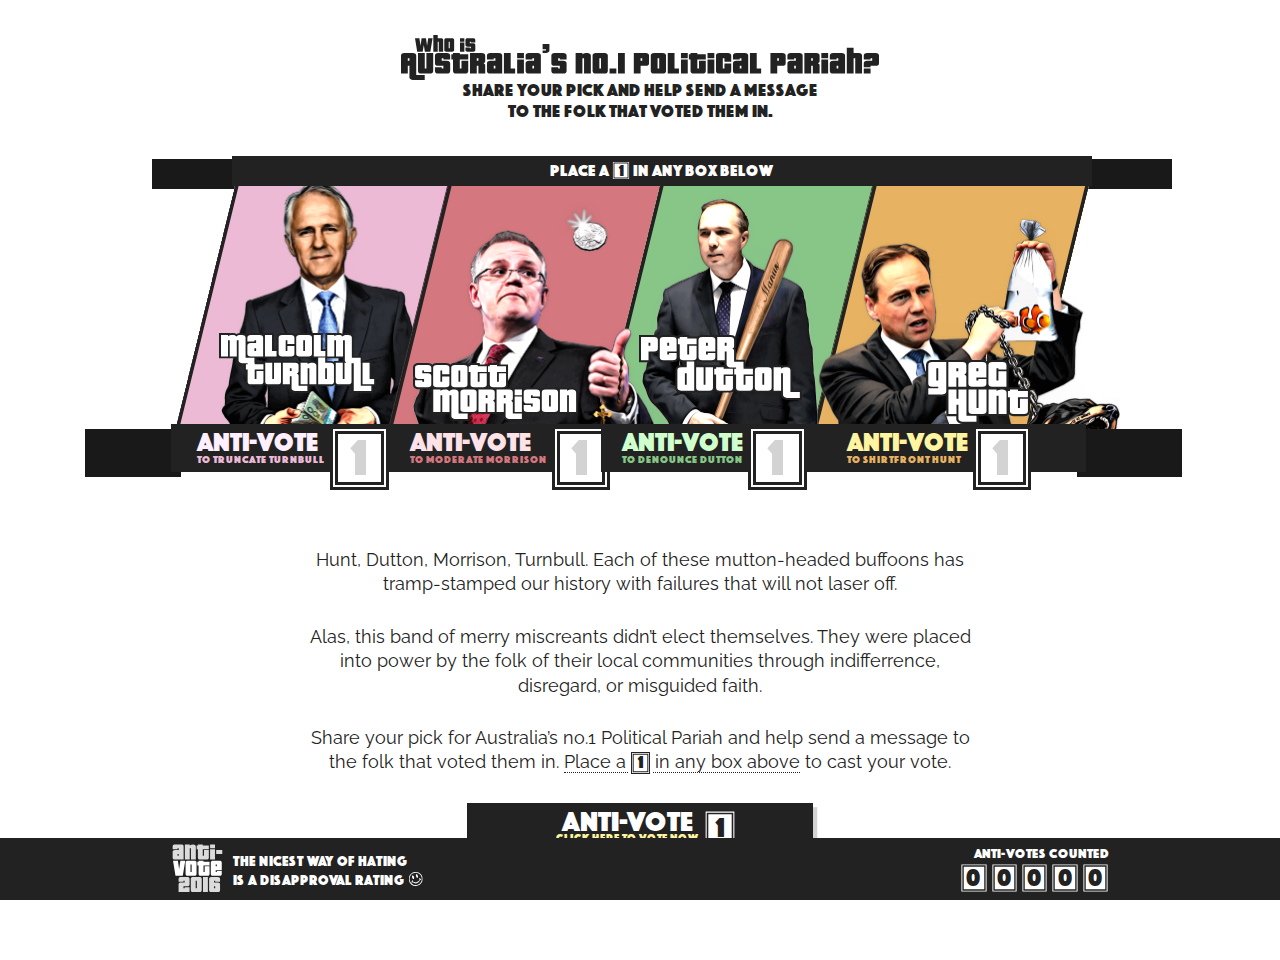
<file: index.html>
<!DOCTYPE html>
<html>


  <head>

    <meta charset="utf-8">
    <meta name="viewport" content="width=device-width, initial-scale=1">


    <title>Who is Australia's No.1 Political Pariah?</title>
    <meta name="description" content="Share your pick and help send a message to the folk that voted them in.">
    <meta name="keywords" content="auspol, australia">

    <meta name="apple-mobile-web-app-capable" content="yes">
    <meta name="apple-mobile-web-app-title" content="Anti-Vote 2016">
    <meta name="apple-mobile-web-app-status-bar-style" content="black-translucent">

    <meta name="mobile-web-app-capable" content="yes">
    <meta name="theme-color" content="#222222">


    <link rel="icon" href="assets/images/favicons/favicon-64x64.png">
    <!--[if IE]> <link rel="shortcut icon" href="favicon.ico"> <![endif]-->


    <meta property="og:site_name" content="Who is Australia's No.1 Political Pariah?">
    <meta property="og:title" content="Who is Australia's No.1 Political Pariah?">
    <meta property="og:description" content="Know anyone who'd like to truncate Turnbull? Share your pick for Australia's no.1 political pariah and help send a message to the folk who voted them in.">
    <meta property="og:image" content="https://antivote.github.io/assets/images/share/turnbull.png">
    <meta property="og:image" content="https://antivote.github.io/assets/images/share/dutton-hunt.png">
    <meta property="og:image" content="https://antivote.github.io/assets/images/share/turnbull-morrison.png">
    <meta property="og:type" content="website">
    <meta property="og:url" content="https://antivote.github.io/">
    

    <meta name="twitter:card" content="summary_large_image">
    <meta name="twitter:site" content="https://antivote.github.io/">


    <link rel="stylesheet" href="assets/css/styles.min.css?v=1.1">


    <script>
      (function(i,s,o,g,r,a,m){i['GoogleAnalyticsObject']=r;i[r]=i[r]||function(){
      (i[r].q=i[r].q||[]).push(arguments)},i[r].l=1*new Date();a=s.createElement(o),
      m=s.getElementsByTagName(o)[0];a.async=1;a.src=g;m.parentNode.insertBefore(a,m)
      })(window,document,'script','https://www.google-analytics.com/analytics.js','ga');

      ga('create', 'UA-79839222-1', 'auto');
      ga('send', 'pageview');
    </script>

  </head>




  <body>

    <!-- Routes -->
    <div id="wtf"></div>
    <div id="truncate-turnbull"></div>
    <div id="moderate-morrison"></div>
    <div id="denounce-dutton"></div>
    <div id="hate-on-hunt"></div>

    <header class="header">
      <img class="header-headline" alt="Who is Australia's No.1 Political Pariah?" src="assets/images/antivote-headline.svg">
      <span class="sub">Share your pick and help send a message<br>
      to the folk that voted them in.</span>
    </header>

    <main class="main">

      <aside class="instructions">
        <h3>Place a <span class="number">1</span> in any box below</h3>
      </aside>

      <ul id="profile-list" class="profile-list">

        <!-- Turnbull -->
        <li>
          <a href="#truncate-turnbull" data-share="truncate-turnbull/" data-title="Turnbull" class="profile profile-turnbull">
            
            <img class="profile-image" src="assets/images/turnbull.png" srcset="assets/images/turnbull-sml.png 385w, assets/images/turnbull.png 770w">

            <h2 class="profile-name">
              <img alt="Malcolm Turnbull" src="assets/images/turnbull.svg">
              <span class="profile-location">Sydney's <br>Eastern Suburbs</span>
            </h2>

            <div class="profile-footer">
              <h3>Anti-Vote <sub>to truncate Turnbull</sub></h3>
              <span class="number">1</span>
            </div>
          </a>
        </li>

        <!-- Morrison -->
        <li>
          <a href="#moderate-morrison" data-share="moderate-morrison/" data-title="Morrison" class="profile profile-morrison">
            
            <img class="profile-image" src="assets/images/morrison.png" srcset="assets/images/morrison-sml.png 483w, assets/images/morrison.png 966w">

            <h2 class="profile-name">
              <img alt="Scott Morrison" src="assets/images/morrison.svg">
              <span class="profile-location">Sydney's South-East</span>
            </h2>

            <div class="profile-footer">
              <h3>Anti-Vote <sub>to moderate Morrison</sub></h3>
              <span class="number">1</span>
            </div>
          </a>
        </li>

        <!-- Dutton -->
        <li>
          <a href="#denounce-dutton" data-share="denounce-dutton/" data-title="Dutton" class="profile profile-dutton">
            
            <img class="profile-image" src="assets/images/dutton.png" srcset="assets/images/dutton-sml.png 352w, assets/images/dutton.png 704w">

            <h2 class="profile-name">
              <img alt="Peter Dutton" src="assets/images/dutton.svg">
              <span class="profile-location">Brisbane's North</span>
            </h2>

            <div class="profile-footer">
              <h3>Anti-Vote <sub>to denounce Dutton</sub></h3>
              <span class="number">1</span>
            </div>
          </a>
        </li>

        <!-- Hunt -->
        <li>
          <a href="#hate-on-hunt" data-share="hate-on-hunt/" data-title="Hunt" class="profile profile-hunt">
            
            <img class="profile-image" src="assets/images/hunt.png" srcset="assets/images/hunt-sml.png 603w, assets/images/hunt.png 1206w">

            <h2 class="profile-name">
              <img alt="Greg Hunt" src="assets/images/hunt.svg">
              <span class="profile-location">Melbourne's Rural South-East</span>
            </h2>

            <div class="profile-footer">
              <h3>Anti-Vote <sub>to shirtfront Hunt</sub></h3>
              <span class="number">1</span>
            </div>
          </a>
        </li>

      </ul>


      <div class="info container">

        <p>Hunt, Dutton, Morrison, Turnbull. Each of these mutton-headed buffoons has tramp-stamped our history with failures that will not laser off.</p>

        <p>Alas, this band of merry miscreants didn’t elect themselves. They were placed into power by the folk of their local communities through indifferrence, disregard, or misguided faith.</p>


        <p>Share your pick for Australia’s no.1 Political Pariah and help send a message to the folk that voted them in. <u>Place a <span class="number">1</span> in any box above</u> to cast your vote.</p>

      </div>

      <div class="button-container">
        <a href="#" class="button button-vote">
          <h3>Anti-Vote <sub>Click here to vote now</sub></h3>
          <span class="number">1</span>
        </a>
      </div>

    </main>

    <footer class="footer overlay-all">
      <div class="container">
        
        <div class="footer-left">
          <img alt="Anti-Vote 2016" class="footer-logo" src="assets/images/antivote.svg">
          <h2>The nicest way of hating<br>
          is a disapproval rating <img alt=":)" src="assets/images/smiley.svg"></h2>
        </div>

        <div class="footer-right">
          <h3>Anti-Votes Counted</h3>
          <ul class="footer-count">
            <li class="number">0</li>
            <li class="number">0</li>
            <li class="number">0</li>
            <li class="number">0</li>
            <li class="number">0</li>
          </ul>
        </div>
      
      </div>
    </footer>

    <aside class="overlay overlay-wtf">

      <div class="container">
      
        <header class="header">
          <img class="header-headline" alt="Who is Australia's No.1 Political Pariah?" src="assets/images/antivote-headline.svg">
          <span class="sub">Share your pick and help send a message<br>
          to the folk that voted them in.</span>
        </header>

        <p>Hunt, Dutton, Morrison, Turnbull. This band of merry miscreants didn’t elect themselves. They were placed into power by the folk of their local communities through indifferrence, disregard, or misguided faith.</p>

        <p>Each of these mutton-headed buffoons has already tramp-stamped our history with failures that will not laser off.</p>

        <p>Share your pick for Australia’s no.1 Political Pariah and help send a message to the folk that voted them in.</p>

        <a href="#" class="button button-vote">
          <h3>Anti-Vote <sub>Click here to vote now</sub></h3>
          <span class="number">1</span>
        </a>
      </div>

    </aside>

    <aside class="overlay overlay-turnbull">

      <div class="container">
      
        <header class="header">
          <img class="header-headline" alt="Who is Australia's No.1 Political Pariah?" src="assets/images/antivote-headline.svg">
          <span class="sub">Share your pick and help send a message<br>
          to the folk that voted them in.</span>
        </header>

        <p>This brown-nosing bozo didn’t elect himself.</p>

        <p>Help send a message to the folks in Sydney who voted him in. From Bondi and Bronte in the east, to the snazzy shores of Vaucluse and Watson’s Bay, then back through Paddington and King’s Cross.</p>

        </p>Every share on social is an anti-vote in the right direction.<br>
        Tap the button below to share to Facebook and cast your anti-vote.</p>

        <a href="#" class="button button-vote">
          <h3>Anti-Vote <sub>to truncate Turnbull</sub></h3>
          <span class="number">1</span>
        </a>
      </div>

    </aside>

    <script>
      var props = {
        duration: {
          timeout: 5*1000,
          refresh: 5*60*1000
        },
        share: {
          url: "https://antivote.github.io/",
          api: "https://www.facebook.com/sharer/sharer.php?u="
        },
        count: {
          api: "https://api.facebook.com/method/links.getStats?urls=%%URLS%%&format=json",
          domains: [
            "http://anti-vote.xyz/"
          ],
          extras: [
            "https://www.facebook.com/antivote2016/"
          ],
          list: [
            {
              title: "Anti-Votes Counted",
              url: ""
            },
            {
              title: "To Truncate Turnbull",
              url: "truncate-turnbull/"
            },
            {
              title: "To Moderate Morrison",
              url: "moderate-morrison/"
            },
            {
              title: "To Denounce Dutton",
              url: "denounce-dutton/"
            },
            {
              title: "To Shirtfront Hunt",
              url: "hate-on-hunt/",
            }
          ],
          lookup: {}
        },
        html: {
          number: '<li class="number">%%NUMBER%%</li>'
        },
        $el: {
          count: document.querySelector('.footer-count'),
          share: document.querySelectorAll('a.profile'),
          vote: document.querySelector('.info ~ .button-container a.button-vote'),
        }
      },

      fn = {

        init: function () {
          props.count.domains.push(props.share.url);
          props.count.urls = props.count.list.reduce(function (urls, info, i) {
            return urls.concat( props.count.domains.reduce(function (domains, domain) {
              var url = domain + info.url;
              props.count.lookup[ url ] = i;
              return domains.concat( encodeURIComponent( url ) );
            }, []) );
          }, [])
          .concat(props.count.extras.map(function (url) {
            props.count.lookup[ url ] = 0;
            return encodeURIComponent( url );
          }))
          .join(",");
          props.$el.vote.addEventListener('click', fn.on.vote);
          props.$el.count.parentElement.addEventListener('click', fn.on.count);
          for (i = 0; i < props.$el.share.length; ++i) {
            props.$el.share[i].addEventListener('click', fn.on.share);
          }
          fn.refresh();
        },

        on: {
          count: function (e) {
            e.preventDefault();
            fn.render();
          },

          share: function (e) {
            e.preventDefault();
            fn.share(props.share.url + this.dataset.share, this.dataset.title);
          },

          vote: function (e) {
            e.preventDefault();
            window.scrollTo(0, 0);
            if(props.hover) return;
            props.hover = true;
            var total = props.$el.share.length;
            props.$el.share[0].classList.toggle('hover');
            for(var i=0;i<total;i++) {
              (function (i) {
                setTimeout(function () {
                  props.$el.share[i].classList.toggle('hover');
                  if(i<total - 1) props.$el.share[i + 1].classList.toggle('hover');
                  else props.hover = false;
                }, (i + 1)*200);
              })(i);
            }
          }
        },

        share: function (url, vote) {
           window.open(props.share.api + encodeURIComponent(url));
          if(vote) ga('send', 'event', 'vote', vote);
        },

        refresh: function () {
          props.count.results = [];
          var xhr = new XMLHttpRequest();
          xhr.open("GET", props.count.api.replace('%%URLS%%', props.count.urls));
          xhr.onreadystatechange = fn.complete;
          xhr.send();
        },

        complete: function () {
          if(this.readyState !== 4 || this.status !== 200) return;

          try {
            JSON.parse( this.responseText ).forEach(function (result) {
              var i = props.count.lookup[ result.url ];
              props.count.results[ i ] = (props.count.results[ i ] || 0) + result.total_count;
            });
          } catch(e) { return; }
          
          props.count.results[ 1 ] += props.count.results[ 0 ];
          props.count.results[ 0 ] = props.count.results.slice( 1 ).reduce(function (total, count) {
            return total + count;
          }, 0);
          props.ready = Date.now();
          fn.render(0);
        },

        timeout: function () {
          clearTimeout(props.timeout);
          if(Date.now() - props.ready > props.duration.refresh) fn.refresh(); 
          else props.timeout = setTimeout(fn.render, props.duration.timeout);
        },

        render: function (i) {
          if(!props.ready) return;
          if(typeof i === 'undefined') i = (props.i + 1) % props.count.results.length;
          props.i = i;
          var count = props.count.results[i];
          props.$el.count.previousElementSibling.textContent = props.count.list[i].title;
          props.$el.count.innerHTML = ("0000" + count).slice(-Math.max(count.toString().length, 5)).split("").reduce(function (html, val) {
            return html + props.html.number.replace('%%NUMBER%%', val);
          }, '');
          fn.timeout();
        }
      };

      fn.init();
    </script>


  </body>


</html>
</file>
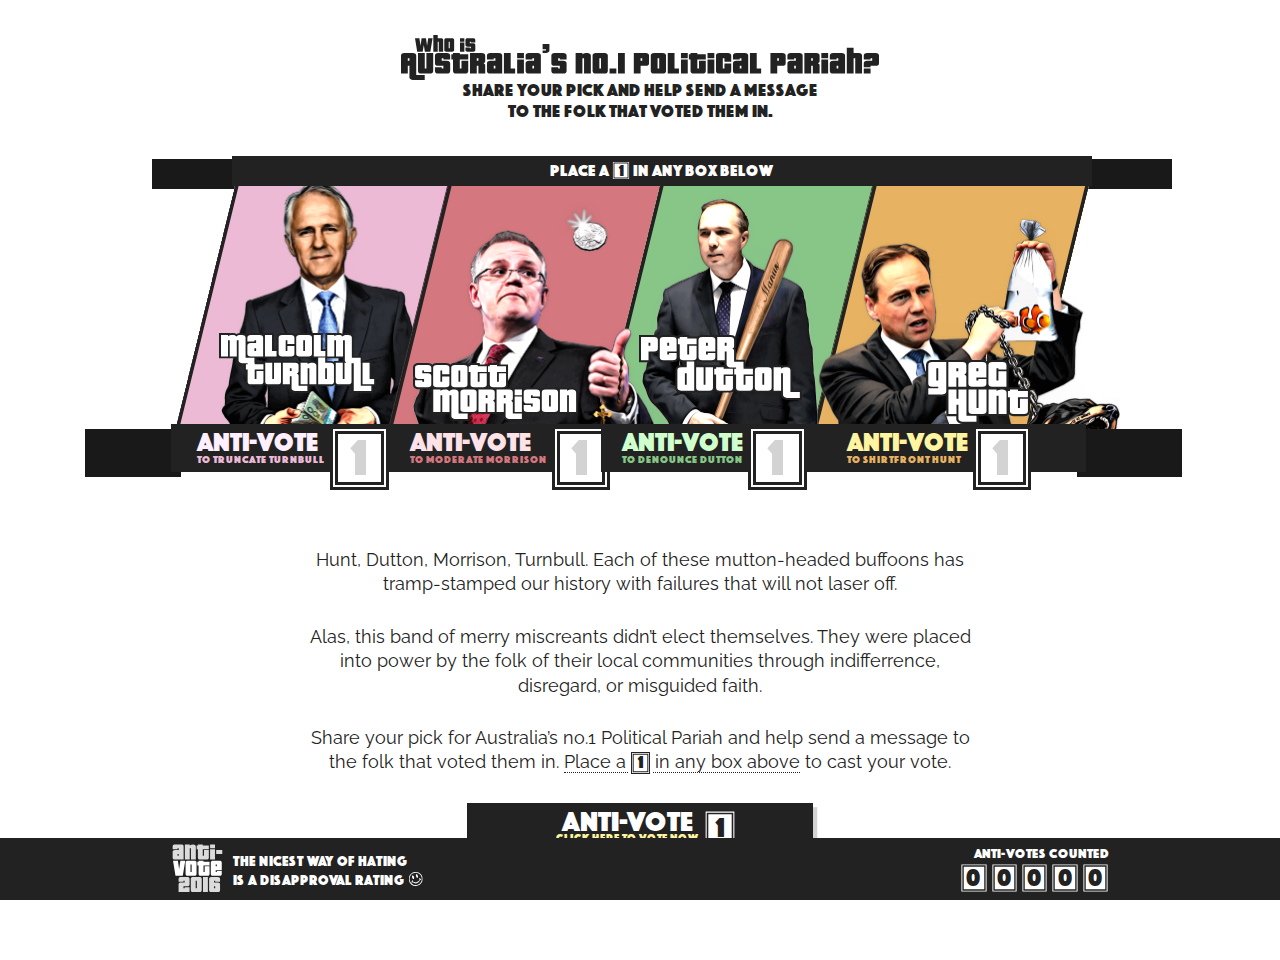
<file: denounce-dutton/index.html>
<!DOCTYPE html>
<html>


  <head>
    
    <meta charset="utf-8">
    <meta name="viewport" content="width=device-width, initial-scale=1">


    <title>Who is Australia's No.1 Political Pariah?</title>
    <meta name="description" content="Share your pick and help send a message to the folk that voted them in.">
    <meta name="keywords" content="auspol, australia, Peter Dutton">

    <meta name="apple-mobile-web-app-capable" content="yes">
    <meta name="apple-mobile-web-app-title" content="Anti-Vote 2016">
    <meta name="apple-mobile-web-app-status-bar-style" content="black-translucent">

    <meta name="mobile-web-app-capable" content="yes">
    <meta name="theme-color" content="#222222">


    <link rel="icon" href="assets/images/favicons/favicon-64x64.png">
    <!--[if IE]> <link rel="shortcut icon" href="favicon.ico"> <![endif]-->


    <meta property="og:site_name" content="Who is Australia's No.1 Political Pariah?">
    <meta property="og:title" content="Anti-Vote 2016: I Voted To Denounce Dutton.">
    <meta property="og:description" content="Know anyone who feels the same? Share your pick for Australia's no.1 political pariah and help send a message to the folk who voted them in. To those in Dutton's Brisbane, we're looking at you!">
    <meta property="og:image" content="https://antivote.github.io/assets/images/share/dutton.png">
    <meta property="og:type" content="website">
    <meta property="og:url" content="https://antivote.github.io/denounce-dutton/">

    <meta name="twitter:card" content="summary_large_image">
    <meta name="twitter:site" content="https://antivote.github.io/">

    <meta http-equiv="refresh" content="0;URL='https://antivote.github.io/'" />
  </head>
  <body></body>
</html>
</file>
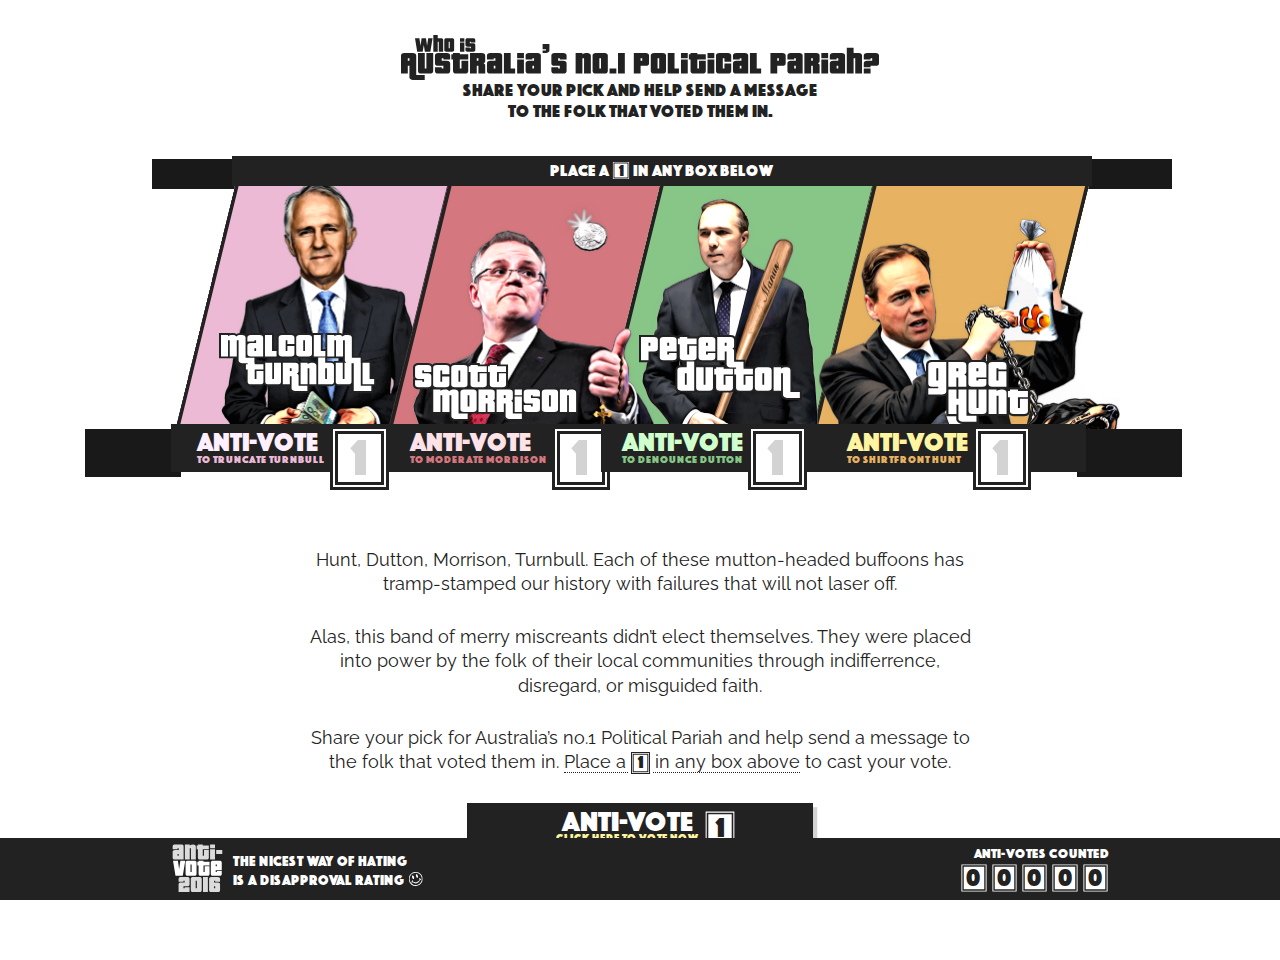
<file: hate-on-hunt/index.html>
<!DOCTYPE html>
<html>


  <head>

    <meta charset="utf-8">
    <meta name="viewport" content="width=device-width, initial-scale=1">


    <title>Who is Australia's No.1 Political Pariah?</title>
    <meta name="description" content="Share your pick and help send a message to the folk that voted them in.">
    <meta name="keywords" content="auspol, australia, Greg Hunt">

    <meta name="apple-mobile-web-app-capable" content="yes">
    <meta name="apple-mobile-web-app-title" content="Anti-Vote 2016">
    <meta name="apple-mobile-web-app-status-bar-style" content="black-translucent">

    <meta name="mobile-web-app-capable" content="yes">
    <meta name="theme-color" content="#222222">


    <link rel="icon" href="assets/images/favicons/favicon-64x64.png">
    <!--[if IE]> <link rel="shortcut icon" href="favicon.ico"> <![endif]-->


    <meta property="og:site_name" content="Who is Australia's No.1 Political Pariah?">
    <meta property="og:title" content="Anti-Vote 2016: I Voted To Shirtfront Hunt.">
    <meta property="og:description" content="Know anyone who feels the same? Share your pick for Australia's no.1 political pariah and help send a message to the folk who voted them in. Hunt's Rosebud, Hastings and Mt Martha we're looking at you!">
    <meta property="og:image" content="https://antivote.github.io/assets/images/share/hunt.png">
    <meta property="og:type" content="website">
    <meta property="og:url" content="https://antivote.github.io/hate-on-hunt/">

    <meta name="twitter:card" content="summary_large_image">
    <meta name="twitter:site" content="https://antivote.github.io/">

    <meta http-equiv="refresh" content="0;URL='https://antivote.github.io/'" />
  </head>
  <body></body>
</html>
</file>
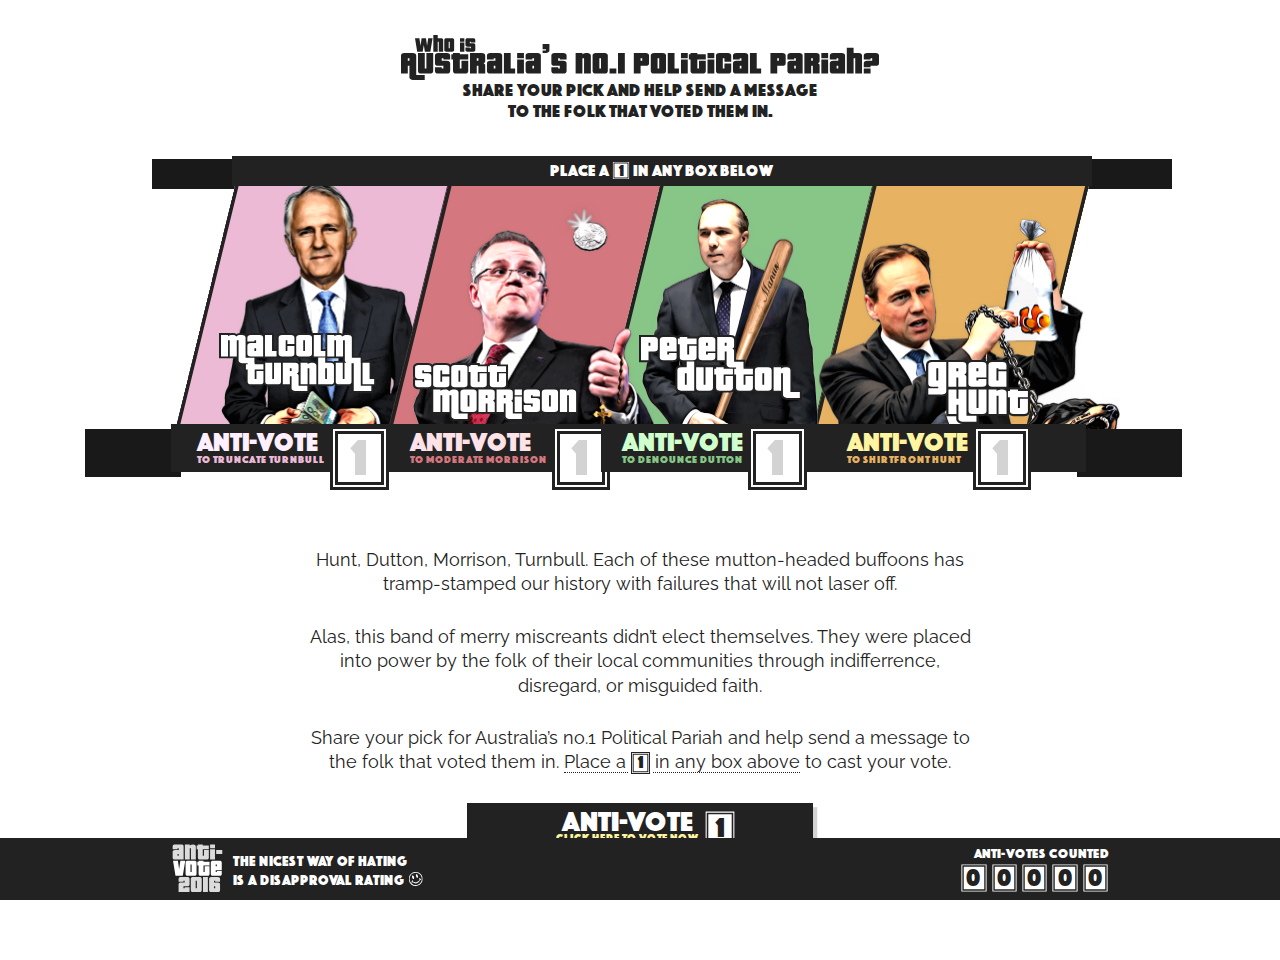
<file: moderate-morrison/index.html>
<!DOCTYPE html>
<html>


  <head>
    
    <meta charset="utf-8">
    <meta name="viewport" content="width=device-width, initial-scale=1">


    <title>Who is Australia's No.1 Political Pariah?</title>
    <meta name="description" content="Share your pick and help send a message to the folk that voted them in.">
    <meta name="keywords" content="auspol, australia, Scott Morrison">

    <meta name="apple-mobile-web-app-capable" content="yes">
    <meta name="apple-mobile-web-app-title" content="Anti-Vote 2016">
    <meta name="apple-mobile-web-app-status-bar-style" content="black-translucent">

    <meta name="mobile-web-app-capable" content="yes">
    <meta name="theme-color" content="#222222">


    <link rel="icon" href="assets/images/favicons/favicon-64x64.png">
    <!--[if IE]> <link rel="shortcut icon" href="favicon.ico"> <![endif]-->


    <meta property="og:site_name" content="Who is Australia's No.1 Political Pariah?">
    <meta property="og:title" content="Anti-Vote 2016: I Voted To Moderate Morrison.">
    <meta property="og:description" content="Know anyone who feels the same? Share your pick for Australia's no.1 political pariah and help send a message to the folk who voted them in. To those in Morrison's Sydney, we're looking at you!">
    <meta property="og:image" content="https://antivote.github.io/assets/images/share/morrison.png">
    <meta property="og:type" content="website">
    <meta property="og:url" content="https://antivote.github.io/moderate-morrison/">

    <meta name="twitter:card" content="summary_large_image">
    <meta name="twitter:site" content="https://antivote.github.io/">

    <meta http-equiv="refresh" content="0;URL='https://antivote.github.io/'" />
  </head>
  <body></body>
</html>
</file>
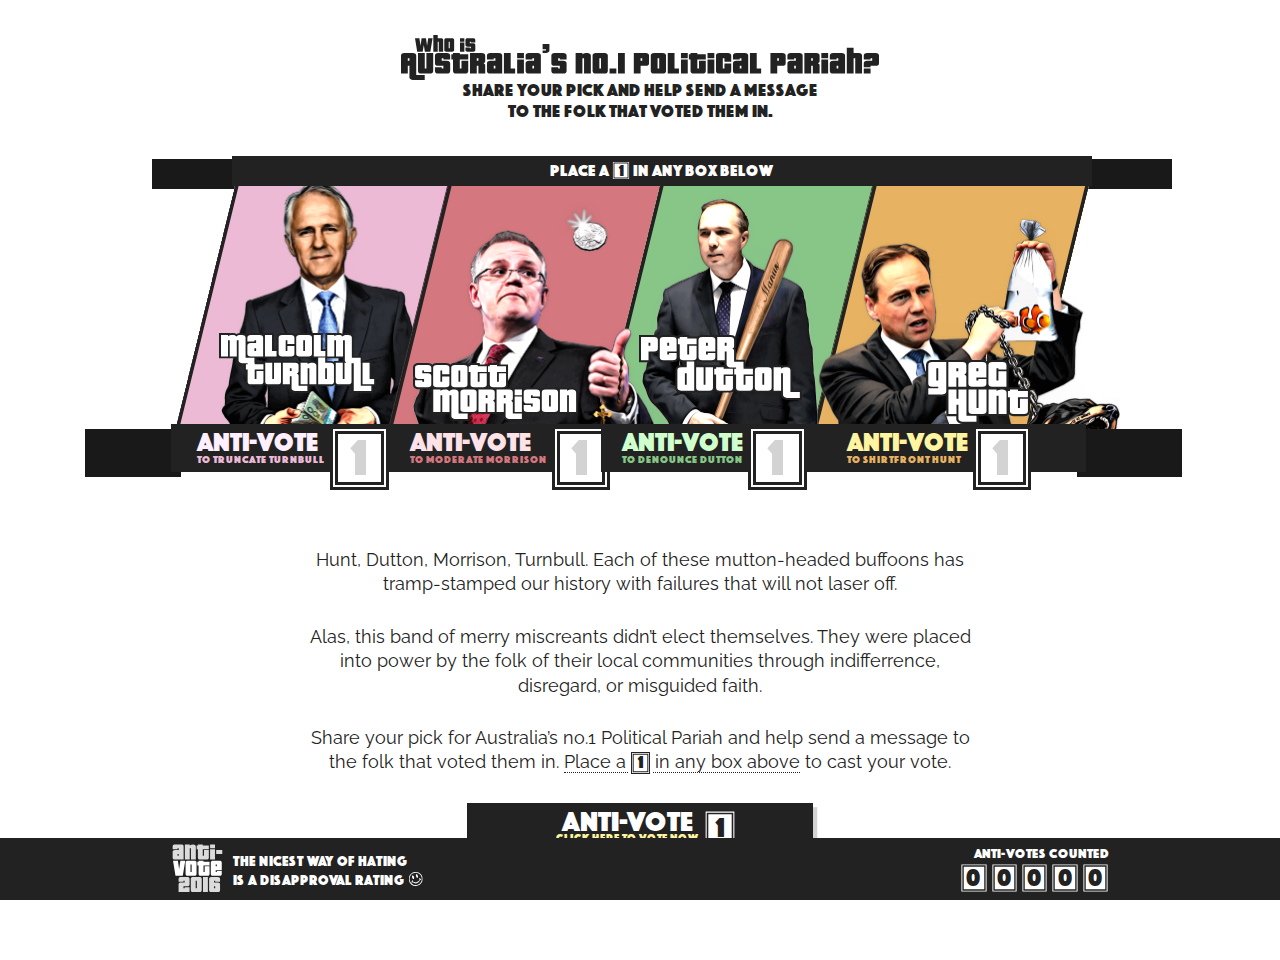
<file: truncate-turnbull/index.html>
<!DOCTYPE html>
<html>


  <head>

    <meta charset="utf-8">
    <meta name="viewport" content="width=device-width, initial-scale=1">


    <title>Who is Australia's No.1 Political Pariah?</title>
    <meta name="description" content="Share your pick and help send a message to the folk that voted them in.">
    <meta name="keywords" content="auspol, australia, Malcolm Turnbull">

    <meta name="apple-mobile-web-app-capable" content="yes">
    <meta name="apple-mobile-web-app-title" content="Anti-Vote 2016">
    <meta name="apple-mobile-web-app-status-bar-style" content="black-translucent">

    <meta name="mobile-web-app-capable" content="yes">
    <meta name="theme-color" content="#222222">


    <link rel="icon" href="assets/images/favicons/favicon-64x64.png">
    <!--[if IE]> <link rel="shortcut icon" href="favicon.ico"> <![endif]-->


    <meta property="og:site_name" content="Who is Australia's No.1 Political Pariah?">
    <meta property="og:title" content="Anti-Vote 2016: I Voted To Truncate Turnbull.">
    <meta property="og:description" content="Know anyone who feels the same? Share your pick for Australia's no.1 political pariah and help send a message to the folk who voted them in. To those in Turnbull's Sydney, we're looking at you!">
    <meta property="og:image" content="https://antivote.github.io/assets/images/share/turnbull.png">
    <meta property="og:type" content="website">
    <meta property="og:url" content="https://antivote.github.io/truncate-turnbull/">

    <meta name="twitter:card" content="summary_large_image">
    <meta name="twitter:site" content="https://antivote.github.io/">

    <meta http-equiv="refresh" content="0;URL='https://antivote.github.io/'" />
  </head>
  <body></body>
</html>
</file>
<file: assets/css/styles.min.css>
@import url(https://fonts.googleapis.com/css?family=Raleway:500);html{box-sizing:border-box}*,*::before,*::after{box-sizing:inherit}html{cursor:default}abbr[title],dfn[title]{cursor:help}button,input[type="button"],input[type="checkbox"],input[type="radio"],input[type="reset"],input[type="submit"],label[for],select{cursor:pointer}code{cursor:text}button[disabled],input[disabled],select[disabled]{cursor:default}html{-moz-osx-font-smoothing:grayscale;-webkit-font-smoothing:antialiased;-webkit-text-size-adjust:100%;-ms-text-size-adjust:100%;text-size-adjust:100%}article,aside,details,figcaption,figure,footer,header,hgroup,main,menu,nav,section,summary{display:block}audio,canvas,video{display:inline-block}progress{vertical-align:baseline}audio:not([controls]){display:none;height:0}[hidden],template{display:none}a{background-color:transparent}a:active,a:hover{outline:0}abbr[title]{border-bottom:.0625em dotted;text-transform:none}@supports(text-decoration:dotted underline){abbr[title]{border-bottom:0;text-decoration:dotted underline}}b,strong{font-weight:bold}dfn{font-style:italic}mark{background:#ff0;color:#000}small{font-size:80%}sub,sup{font-size:60%;line-height:0;position:relative;vertical-align:baseline}sub{bottom:-0.25em}sup{top:-0.625em}img{max-width:100%}img[height],img[width]{max-width:none}svg:not(:root){overflow:hidden}hr{box-sizing:content-box;height:0}pre{overflow:auto}code,kbd,pre,samp{font-family:monospace,monospace;font-size:1em}button,input,optgroup,select,textarea{color:inherit;font:inherit;margin:0}button{overflow:visible}button,select{text-transform:none}button,html input[type="button"],input[type="reset"],input[type="submit"]{-webkit-appearance:button}button::-moz-focus-inner,input::-moz-focus-inner{border:0;padding:0}input{line-height:normal}input[type="checkbox"],input[type="radio"]{padding:0}input[type="number"]::-webkit-inner-spin-button,input[type="number"]::-webkit-outer-spin-button{height:auto}input[type="search"]{-webkit-appearance:textfield;box-sizing:content-box}input[type="search"]::-webkit-search-cancel-button,input[type="search"]::-webkit-search-decoration{-webkit-appearance:none}legend{display:table;white-space:normal;width:100%}textarea{overflow:auto;resize:vertical}optgroup{font-weight:bold}table{border-collapse:collapse;border-spacing:0}td,th{padding:0}fieldset,iframe,img,legend{border:0}h1,h2,h3,h5,h6,keygen{font-size:100%}menu,ol,ul{list-style-type:none}blockquote,body,dd,dl,fieldset,figure,h1,h2,h3,h4,h5,h6,hr,menu,ol,p,pre,ul{margin:0}fieldset,legend,menu,ol,ul{padding:0}audio,canvas,iframe,img,svg,video{vertical-align:middle}@-ms-viewport{width:device-width}@-o-viewport{width:device-width}@viewport{width:device-width}@font-face{font-family:'headline';font-style:normal;font-weight:bold;src:url("../fonts/headline.woff2") format("woff2"),url("../fonts/headline.woff") format("woff")}html{color:#222;font-family:"headline",sans-serif;font-weight:600;height:100%;line-height:1.375}html{font-size:14px}@media screen and (min-width:320px){html{font-size:calc(14px + 4 * ((100vw - 320px) / 1046))}}@media screen and (min-width:1366px){html{font-size:18px}}body{background:#fff;overflow-y:scroll}.container{margin-left:auto;margin-right:auto;max-width:66.6667em;position:relative;width:93.75%}.header{font-size:3.135vw;padding:1.6em;text-align:center}@media screen and (min-width:37.5em){.header{font-size:1.3477vw;padding:2em}}@media screen and (min-width:85.4375em){.header{font-size:1.025em}}.header .header-headline{height:2.6377em;width:auto}.header .sub{display:block;margin:0;line-height:1.2em}.main{margin:0 auto}.main .main-wrapper{display:inline-block}@media screen and (min-width:37.5em){.main{width:72.5vw}}@media screen and (min-width:85.4375em){.main{width:55em}}.button{border:0;padding:0;text-align:center;text-decoration:none;white-space:nowrap}.text-area,.text-input{-webkit-appearance:none;-moz-appearance:none;appearance:none;border-radius:0}.text-area{height:auto;line-height:inherit}.site-logo{display:inline-block}.site-logo svg{height:4em;width:10em}body,.overlay{border-bottom:13.0875vw solid transparent;min-height:100%}@media screen and (min-width:37.5em){body,.overlay{border-bottom-width:4.881vw}}@media screen and (min-width:85.4375em){body,.overlay{border-bottom-width:3.71em}}.footer{position:fixed;bottom:0;width:100%;background:#222;z-index:2;font-size:2.95vw;padding:.4em 0;color:#fff}@media screen and (min-width:37.5em){.footer{font-size:1.1vw}}@media screen and (min-width:85.4375em){.footer{font-size:.8348em}}@media screen and (max-width:37.4375em){.footer .container{width:97.5%;max-width:none}}.footer .footer-logo{width:3.8em;height:auto;float:left}.footer .footer-left{float:left;text-align:left}@media screen and (min-width:37.5em){.footer .footer-left{width:40%}}.footer .footer-left h2{margin:.6em 0 0 .6em;display:inline-block}.footer [src*="smiley"]{display:inline-block;height:1em;width:auto;-webkit-transform:translate(5%,-7.5%);transform:translate(5%,-7.5%)}.footer .footer-right{float:right;text-align:right;cursor:pointer;-webkit-user-select:none;-moz-user-select:none;-ms-user-select:none;user-select:none}.footer .footer-right h3{font-size:.95em;margin-top:.1em}.footer .footer-right .number{font-size:1.75em}.number{font-family:"headline",sans-serif;background:#fff;box-shadow:inset 0 0 0 .05714em #222,inset 0 0 0 .09524em #fff,inset 0 0 0 .15238em #222;color:#222;display:inline-block;line-height:1.21905em;position:relative;text-align:center;width:1.11429em}.button-container{text-align:center}.button{font-family:inherit;display:inline-block;box-shadow:inset 0 0 0 1px rgba(34,34,34,0.1),0.15em .15em 0 rgba(34,34,34,0.2)}.button:hover:active{box-shadow:inset 0 0 0 1px rgba(34,34,34,0.1);-webkit-transform:translate(0.05em,0.05em);transform:translate(0.05em,0.05em)}.button-vote{font-size:1.6em;background:#222;color:#fff;padding:.25em 2.74em .15em 3.18em;margin-bottom:1.6em}.button-vote h3{display:inline-block;vertical-align:top;line-height:.8}.button-vote sub{color:#fff49f;display:block;font-size:.4072em;bottom:0;line-height:1}.button-vote .number{vertical-align:top}.button-vote:hover{background:#fff;color:#222}.button-vote:hover sub{color:#e7b261}.button-simple{background:#fff;color:#222;font-size:4vw;line-height:1.6em;padding:0 4.1em;margin:2em 0}@media screen and (min-width:37.5em){.button-simple{font-size:1.12vw;margin:8em 0 1em}}.button-simple:hover{background:#222;color:#fff}.info{margin-top:2em;text-align:center}@media screen and (min-width:37.5em){.info{margin-top:7em}}.info.container{max-width:38em}.info p{font-family:"Raleway",sans-serif;font-weight:400;margin-bottom:1.6em}.info .underline{display:inline-block;box-shadow:0 1px 0 0 solid currentColor}.info u{text-decoration:none;border-bottom:1px dotted}.info .number{outline:3px solid #fff}.instructions{font-size:3.75vw;line-height:1.875em;position:relative}@media screen and (min-width:37.5em){.instructions{left:3.49em;font-size:1.25vw;width:53.76em}.instructions::before,.instructions::after{content:"";height:1.875em;display:block;position:absolute;top:.2em;bottom:-0.2em;width:5.4em;left:-5em;background:#191919;z-index:-1}.instructions::after{left:auto;right:-5em}}@media screen and (min-width:85.4375em){.instructions{font-size:.94861em}}.instructions h3{background:#222;color:#fff;text-align:center}.profile-list li{display:block}@media screen and (min-width:37.5em){.profile-list li{display:inline-block;float:left}.profile-list li:first-child .profile::after,.profile-list li:last-child .profile::after{content:"";height:1em;display:block;position:absolute;top:5.068em;width:2em;left:-1.9em;z-index:-1;background:#191919}.profile-list li:last-child .profile::after{left:auto;width:2.2em;right:-2em}}.profile-list .profile{position:relative;font-size:5.5vw;display:block;z-index:0;margin-bottom:.1em;box-shadow:0 .1em 0 #222;overflow:hidden}@media screen and (min-width:37.5em){.profile-list .profile{font-size:3.75vw;display:inline-block;margin-bottom:0;box-shadow:none;z-index:auto;overflow:visible}}@media screen and (min-width:85.4375em){.profile-list .profile{font-size:2.85em}}.profile-list .profile::before{content:"";display:block;position:absolute;max-width:432px;max-height:477px;width:4.5em;height:4.968em;-webkit-transform:translateX(13.75%) skew(-13.75deg);transform:translateX(13.75%) skew(-13.75deg);box-shadow:inset -0.078em 0 0 #222,inset .078em 0 0 #222;z-index:0;-webkit-transition:.2s background-color;transition:.2s background-color}@media screen and (min-width:37.5em){.profile-list .profile::before{z-index:-1}}.profile-list .profile:hover .number,.profile-list .profile.hover .number{color:#222}@media screen and (min-width:37.5em){.profile-list .profile:hover .profile-name,.profile-list .profile.hover .profile-name{-webkit-transform:translateX(5%);transform:translateX(5%)}}.profile-list .profile:hover .profile-location,.profile-list .profile.hover .profile-location{opacity:1;visibility:visible;-webkit-transform:none;transform:none}.profile-list .profile-turnbull{background:#ffefff}@media screen and (min-width:37.5em){.profile-list .profile-turnbull{background:transparent}}.profile-list .profile-turnbull::before{background:#ecbad5}.profile-list .profile-turnbull:hover .number,.profile-list .profile-turnbull.hover .number{box-shadow:inset 0 0 0 .05714em #222,inset 0 0 0 .09524em #ffefff,inset 0 0 0 .15238em #222}@media screen and (min-width:37.5em){.profile-list .profile-turnbull:hover .profile-name,.profile-list .profile-turnbull.hover .profile-name{-webkit-transform:translateX(7%);transform:translateX(7%)}}.profile-list .profile-turnbull .profile-image{margin-left:.93em;min-width:3.99388em}.profile-list .profile-turnbull .profile-name{left:.7em;top:2.7em;width:4.26134em}@media screen and (min-width:37.5em){.profile-list .profile-turnbull .profile-name{left:.9em;top:3em;width:3.26134em}}.profile-list .profile-turnbull .profile-location{color:#ecbad5;left:11.3em;top:3.35em}@media screen and (max-width:37.4375em){.profile-list .profile-turnbull .profile-location br{display:none}}@media screen and (min-width:37.5em){.profile-list .profile-turnbull .profile-location{left:-2.8em;line-height:.9em;text-indent:.6em;top:3.1em;-webkit-transform:translateY(20%);transform:translateY(20%)}}@media screen and (min-width:37.5em){.profile-list .profile-turnbull .profile-footer{left:-0.1em;padding-left:.1em}}.profile-list .profile-turnbull h3{color:#ffefff}.profile-list .profile-turnbull h3 sub{color:#ecbad5}.profile-list .profile-morrison{background:#ffe2e8}@media screen and (min-width:37.5em){.profile-list .profile-morrison{background:transparent;margin-left:-0.51em}}.profile-list .profile-morrison::before{background:#d5777e}.profile-list .profile-morrison:hover .number,.profile-list .profile-morrison.hover .number{box-shadow:inset 0 0 0 .05714em #222,inset 0 0 0 .09524em #ffe2e8,inset 0 0 0 .15238em #222}.profile-list .profile-morrison .profile-image{margin-left:.5em;min-width:5.01869em}.profile-list .profile-morrison .profile-name{left:.25em;top:3.25em;width:4.348em}@media screen and (min-width:37.5em){.profile-list .profile-morrison .profile-name{left:.5em;top:3.6em;width:3.448em}}.profile-list .profile-morrison .profile-location{color:#d5777e;left:12.2em;top:2.25em}@media screen and (min-width:37.5em){.profile-list .profile-morrison .profile-location{left:auto;right:-1.1em;top:.1em;-webkit-transform:translateY(-20%);transform:translateY(-20%);width:50%}}.profile-list .profile-morrison h3{color:#ffe2e8}.profile-list .profile-morrison h3 sub{color:#d5777e}.profile-list .profile-dutton{background:#cfffcc}@media screen and (min-width:37.5em){.profile-list .profile-dutton{background:transparent;margin-left:-1.11em}}.profile-list .profile-dutton::before{background:#88c688}.profile-list .profile-dutton:hover .number,.profile-list .profile-dutton.hover .number{box-shadow:inset 0 0 0 .05714em #222,inset 0 0 0 .09524em #cfffcc,inset 0 0 0 .15238em #222}.profile-list .profile-dutton .profile-image{margin-left:.85em;padding-right:.2em;min-width:3.82536em}.profile-list .profile-dutton .profile-name{left:.8em;top:2.7em;width:4.5em}@media screen and (min-width:37.5em){.profile-list .profile-dutton .profile-name{left:.8em;top:3.1em;width:3.4em}}.profile-list .profile-dutton .profile-location{color:#88c688;left:11.1em;top:3.3em}@media screen and (min-width:37.5em){.profile-list .profile-dutton .profile-location{left:1.7em;top:4em;width:auto;-webkit-transform:translateY(40%);transform:translateY(40%)}}.profile-list .profile-dutton h3{color:#cfffcc}.profile-list .profile-dutton h3 sub{color:#88c688}@media screen and (min-width:37.5em){.profile-list .profile-dutton h3{margin-left:1.4em}}.profile-list .profile-hunt{background:#fff49f}@media screen and (min-width:37.5em){.profile-list .profile-hunt{background:transparent;margin-left:-0.28em;margin-right:-1em}}.profile-list .profile-hunt::before{background:#e7b261}.profile-list .profile-hunt:hover .number,.profile-list .profile-hunt.hover .number{box-shadow:inset 0 0 0 .05714em #222,inset 0 0 0 .09524em #fff49f,inset 0 0 0 .15238em #222}.profile-list .profile-hunt .profile-image{margin:0 -0.7em 0 -0.1em;min-width:6.26069em}@media screen and (min-width:37.5em){.profile-list .profile-hunt .profile-image{margin:.1em -0.7em -0.1em .1em}}.profile-list .profile-hunt .profile-name{left:.65em;top:3.3em;width:2.65625em}@media screen and (min-width:37.5em){.profile-list .profile-hunt .profile-name{left:2.35em;top:3.6em;width:2.15625em}}.profile-list .profile-hunt .profile-location{color:#e7b261;left:11.4em;top:2.1em}@media screen and (min-width:37.5em){.profile-list .profile-hunt .profile-location{left:-7.05em;text-indent:1.1em;top:1.8em;-webkit-transform:translateY(20%);transform:translateY(20%);width:120%}}@media screen and (min-width:37.5em){.profile-list .profile-hunt .profile-footer{left:.25em}}.profile-list .profile-hunt h3{color:#fff49f}.profile-list .profile-hunt h3 sub{color:#e7b261}@media screen and (min-width:37.5em){.profile-list .profile-hunt h3{margin-left:.85em}}.profile-list .profile-image{height:4.968em;width:auto;max-width:none;position:relative}.profile-list .profile-name{position:absolute;height:auto;-webkit-transition:.2s transform;transition:.2s transform}.profile-list .profile-location{width:18em;display:block;line-height:.9em;position:absolute;font-size:.5em;text-shadow:none;-webkit-transition:.1s .2s all;transition:.1s .2s all}@media screen and (min-width:37.5em){.profile-list .profile-location{visibility:hidden;opacity:0;font-size:.3em;color:#fff!important;text-shadow:.05em .05em 0 #222,-0.05em .05em 0 #222,0 .05em 0 #222,-0.05em -0.05em 0 #222,0 -0.05em 0 #222,0.05em -0.05em 0 #222}}@media screen and (max-width:37.4375em){.profile-list .profile-location::before{content:"With "}}.profile-list .profile-footer{position:absolute;height:1em;padding:.025em 0;left:0;right:0;z-index:-1;background:#222;top:.1em;font-size:2.9em}@media screen and (min-width:37.5em){.profile-list .profile-footer{top:4.968em;font-size:1em;z-index:1}}.profile-list .profile-footer h3{font-size:.546875em;line-height:1.05em;display:inline-block;vertical-align:top;margin:.15em .2em 0 4em;float:left}@media screen and (min-width:37.5em){.profile-list .profile-footer h3{margin-left:.8em}}.profile-list .profile-footer sub{font-size:.407em;display:block}.profile-list .profile-footer sub::after{content:"Tap to vote & share";display:block;position:relative;top:2.4em}@media screen and (min-width:37.5em){.profile-list .profile-footer sub::after{display:none}}.profile-list .profile-footer .number{-webkit-transition:.2s color;transition:.2s color;font-size:1.09375em;color:rgba(34,34,34,0.2)}.overlay{position:absolute;display:none;width:100%;height:100%;top:0;left:0;z-index:1;text-align:center;overflow:auto}.overlay .container{max-width:38em}.overlay p{font-family:"Raleway",sans-serif;font-weight:400;margin-bottom:1.6em}#wtf:target ~ *:not(.overlay-all){display:none}#wtf:target ~ .overlay-all{display:block}.overlay-wtf{background:#ffefff}#wtf:target ~ .overlay-wtf{display:block}.overlay-wtf .header{font-size:1.1em;padding:1.6em 0}@media screen and (max-width:37.4375em){.overlay-wtf .header .header-headline{width:100%;max-width:28em;height:auto}}.overlay-wtf .header .sub{font-size:.8em}@media screen and (min-width:37.5em){.overlay-wtf .header .sub{font-size:1em}}.container::after,.footer::after,.profile-list::after,.u-clearfix::after{clear:both;content:"";display:table}.u-hide-text{overflow:hidden;text-indent:100%;white-space:nowrap}.u-hyphenate{-webkit-hyphens:auto;-ms-hyphens:auto;hyphens:auto;overflow-wrap:break-word;word-wrap:break-word}.text-area,.text-input,.u-transition{-webkit-transition-duration:.1s;transition-duration:.1s;-webkit-transition-property:background-color,background-image,border-color,box-shadow,color,opacity,text-shadow;transition-property:background-color,background-image,border-color,box-shadow,color,opacity,text-shadow;-webkit-transition-timing-function:ease-out;transition-timing-function:ease-out}.checkbox,.radio,.u-visually-hidden{border:0;clip:rect(0 0 0 0);height:1px;margin:-1px;overflow:hidden;padding:0;position:absolute;width:1px}.u-visually-hidden--focusable:active,.u-visually-hidden--focusable:focus{clip:auto;height:auto;margin:0;overflow:visible;position:static;width:auto}@media print{*,*::after,*::before,*:first-letter ,*:first-line {background:transparent!important;box-shadow:none!important;color:#000!important;text-shadow:none!important}a,a:visited{text-decoration:underline}a[href]::after{content:" (" attr(href) ")"}a[href^="#"]::after,a[href^="javascript:"]::after{content:""}abbr[title]::after{content:" (" attr(title) ")"}blockquote,pre{border:1px solid #999;page-break-inside:avoid}thead{display:table-header-group}img,tr{page-break-inside:avoid}img{max-width:100%!important}h2,h3,p{orphans:3;widows:3}h2,h3{page-break-after:avoid}}
</file>
